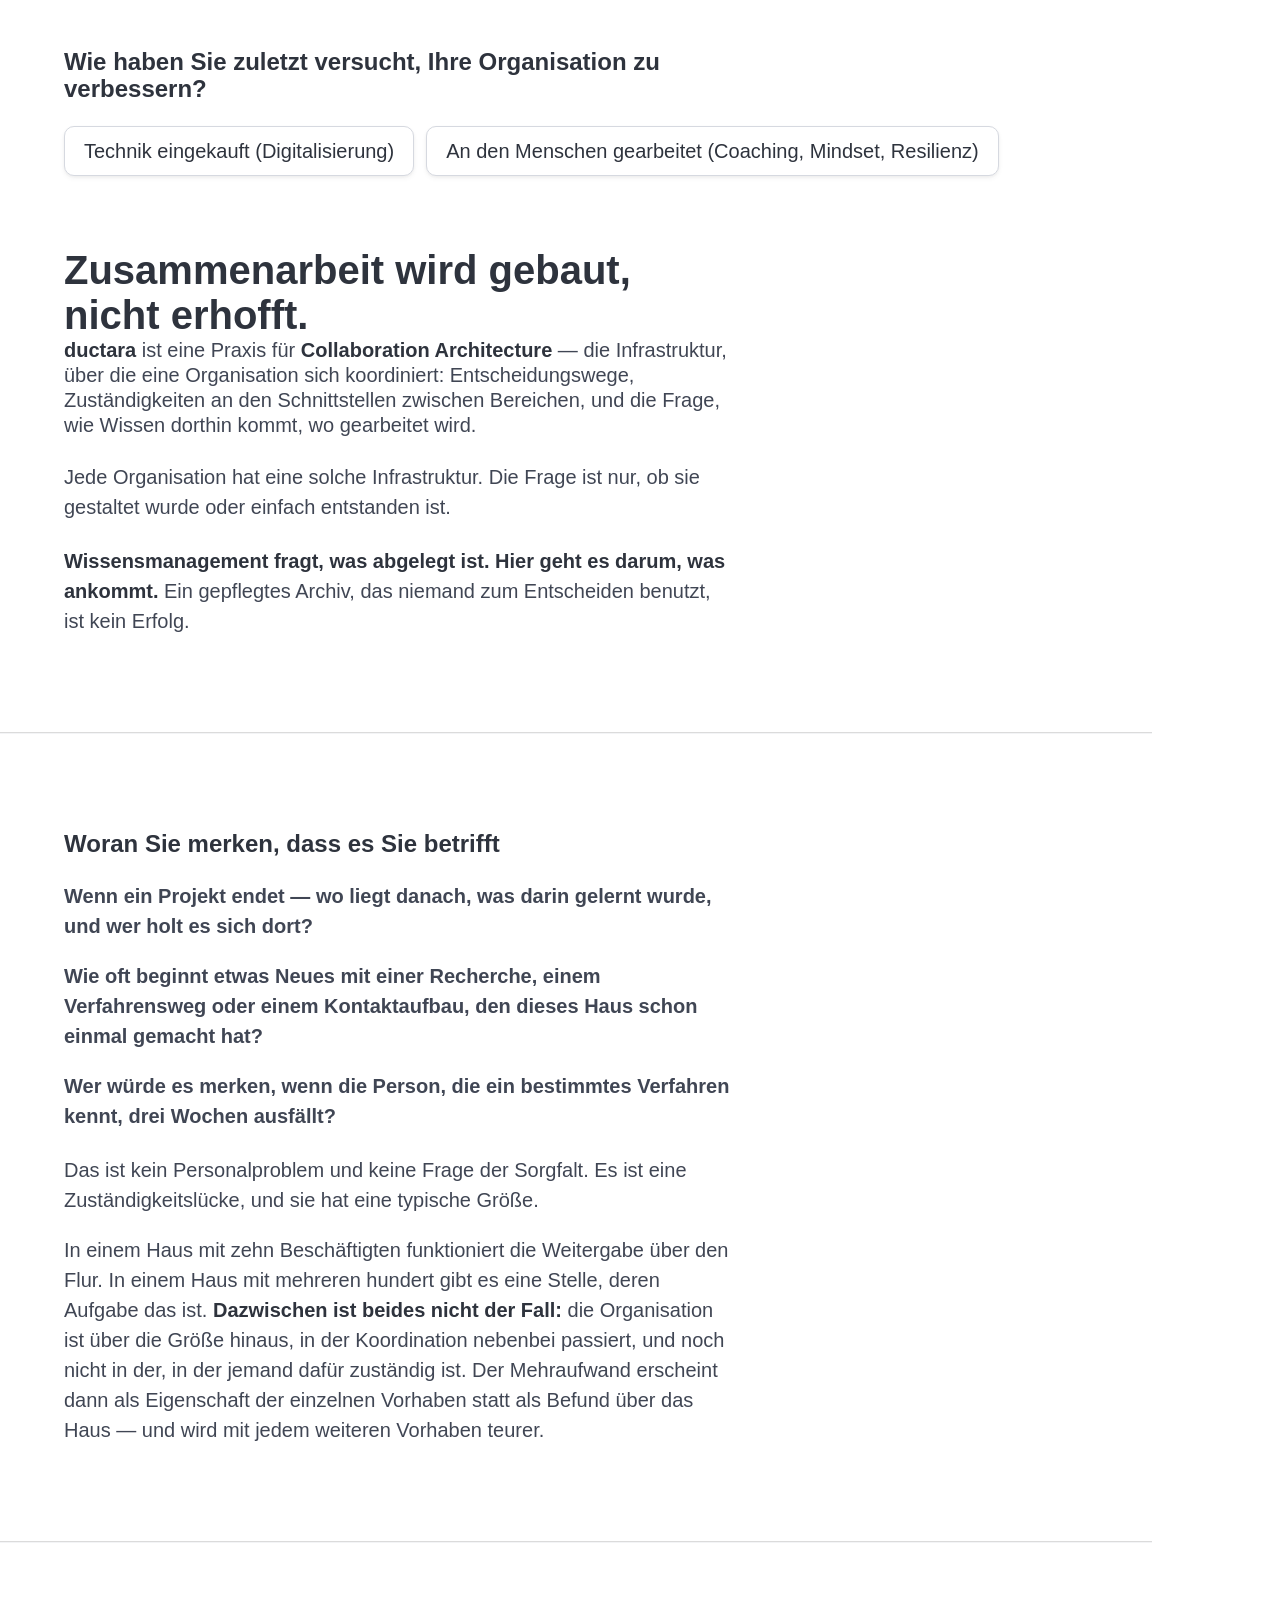
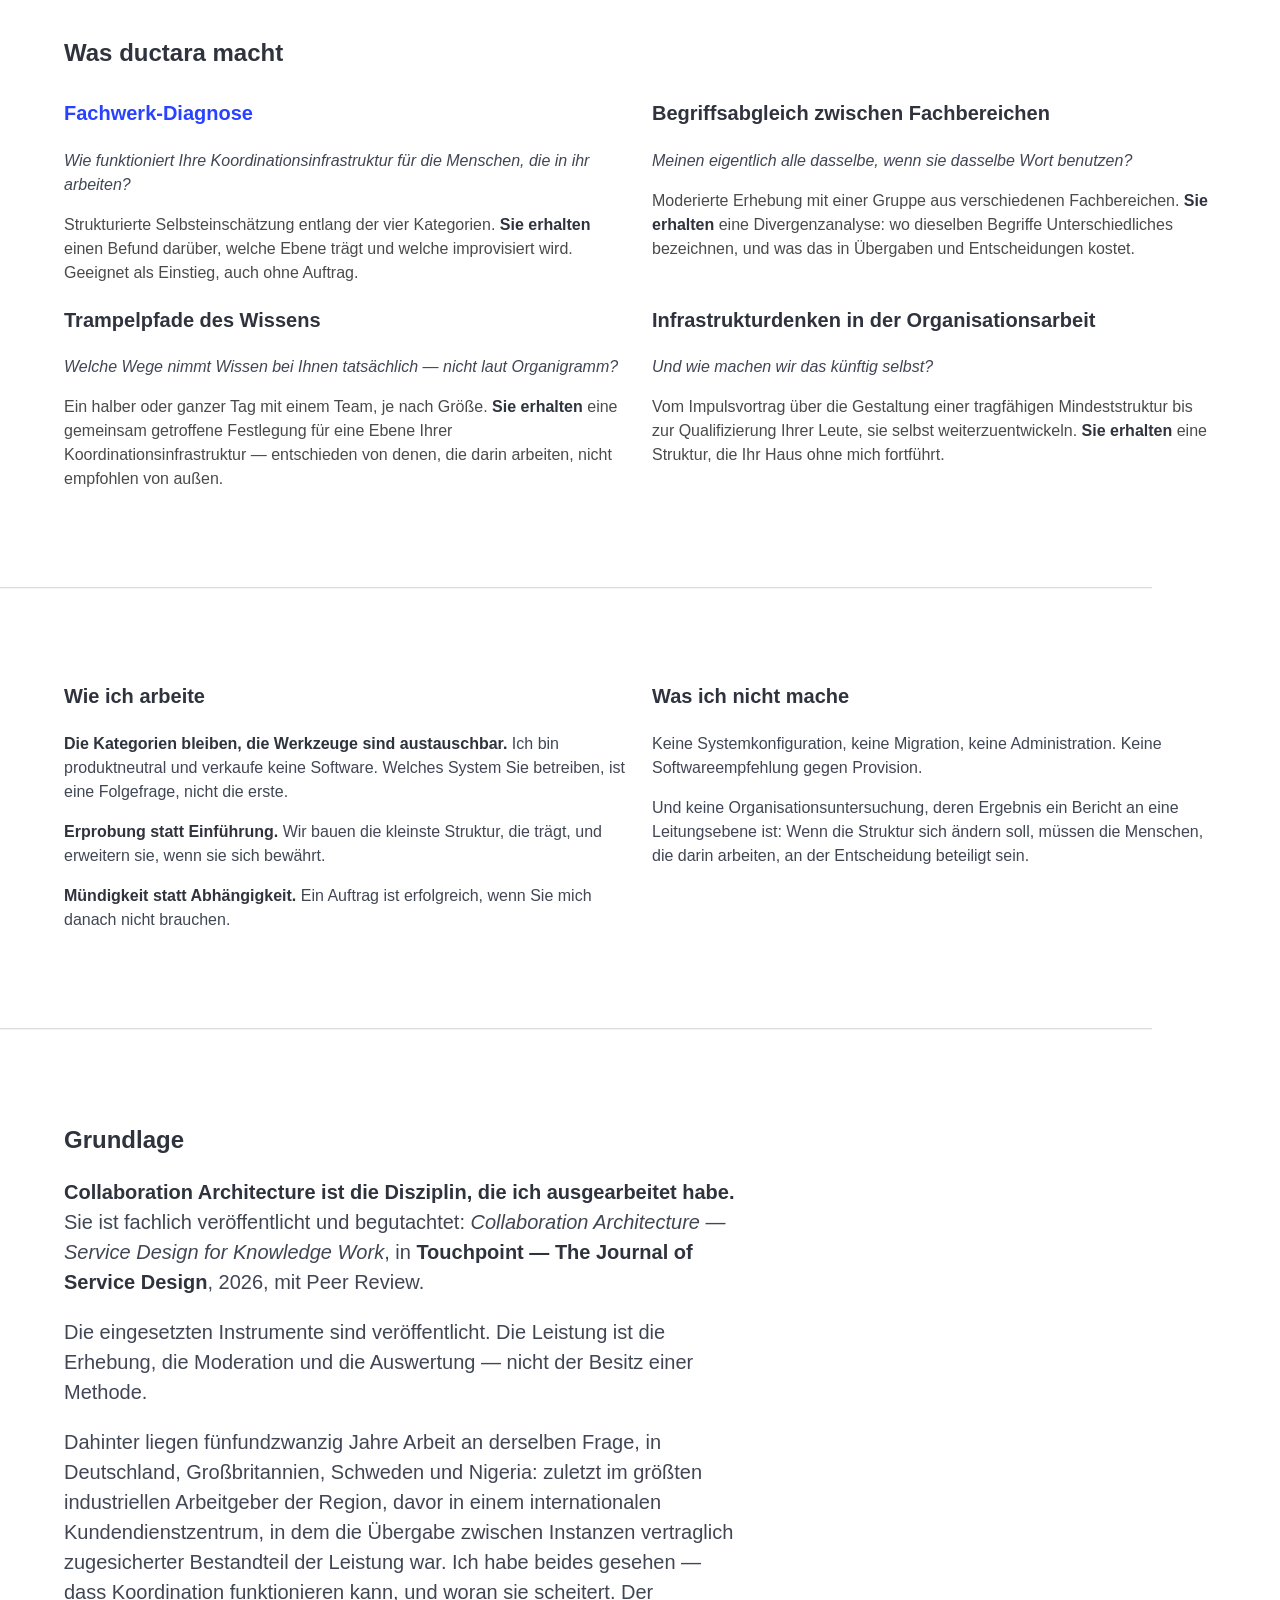
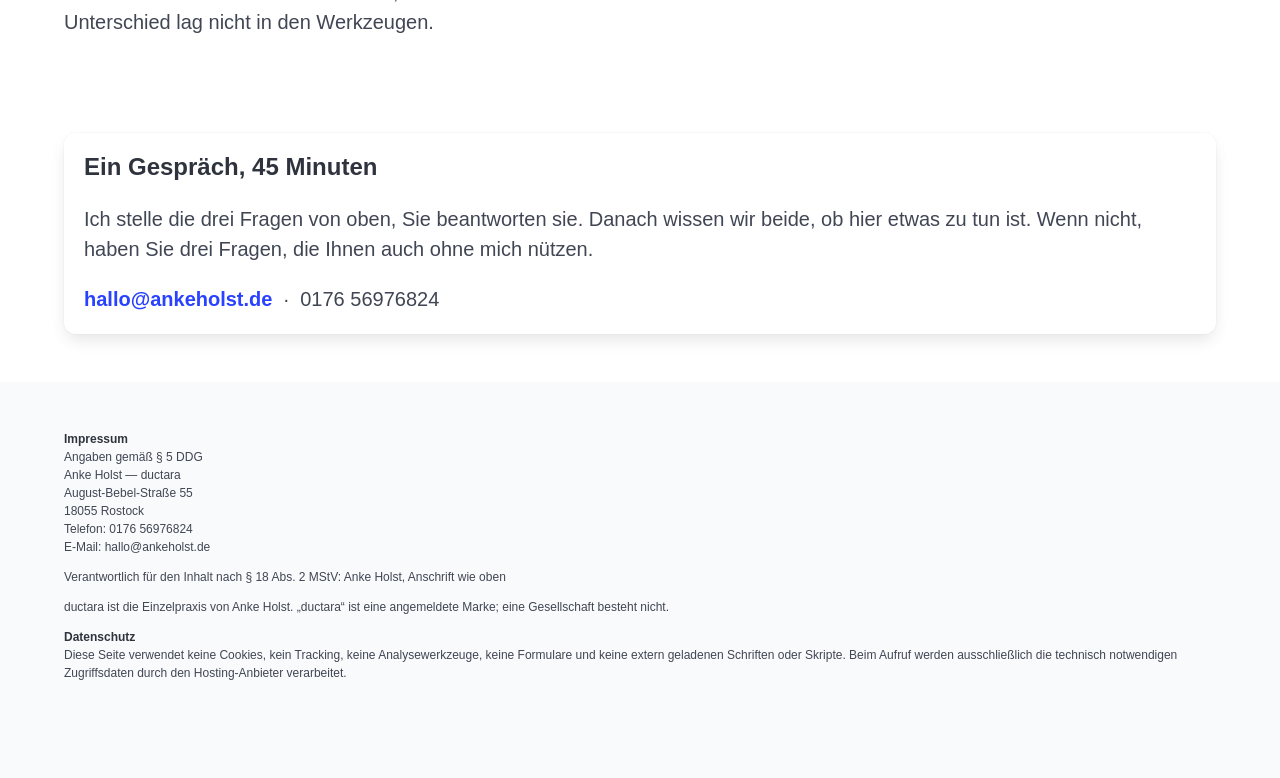
<file: index.html>
<!DOCTYPE html>
<html lang="de">
  <head>
    <meta charset="utf-8">
    <meta name="viewport" content="width=device-width, initial-scale=1">
    <title>ductara — Collaboration Architecture</title>
    <meta name="description" content="ductara, eine Praxis für Koordinationsinfrastruktur: die Schicht, in der Wissen zwischen Bereichen und über Projektgrenzen hinweg fließt.">
    <link rel="stylesheet" href="bulma.min.css">
    <style>
      /* Nur das Nötigste. Keine externen Schriften, keine externen Skripte. */
      .lede { max-width: 42rem; }
      .rule { border: 0; border-top: 1px solid #dbdbdb; margin: 3rem 0; }
      .q { font-weight: 600; }
      .werk { color: #4a4a4a; }
    </style>
  </head>

  <body>

    <!-- ========== 1. EINSTIEG: die Frage an die Lesende ========== -->
    <section class="section">
      <div class="container">

        <h2 class="title is-4 lede">Wie haben Sie zuletzt versucht, Ihre Organisation zu verbessern?</h2>

        <div class="buttons">
          <button class="button is-medium" type="button" data-choice="tech">Technik eingekauft (Digitalisierung)</button>
          <button class="button is-medium" type="button" data-choice="menschen">An den Menschen gearbeitet (Coaching, Mindset, Resilienz)</button>
        </div>

        <div id="reveal" class="content is-medium lede">
          <p id="answer-tech" class="answer"><strong>Die Technik ist jetzt da.</strong> Ob das Wissen dorthin kommt, wo entschieden und gearbeitet wird, hat niemand erhoben — weder vorher noch nachher.</p>
          <p id="answer-menschen" class="answer"><strong>Die Menschen sind jetzt gestärkt.</strong> Die Struktur, in der sie arbeiten, ist dieselbe geblieben — und sie war das Problem.</p>
          <p>Beides ist richtig. Beides lässt aus, wie Wissen tatsächlich fließt.</p>
        </div>

      </div>
    </section>

    <!-- ========== 2. DIE BEHAUPTUNG ========== -->
    <section class="section pt-0">
      <div class="container">
        <h1 class="title is-2 lede">Zusammenarbeit wird gebaut, nicht erhofft.</h1>
        <p class="subtitle is-5 lede">
          <strong>ductara</strong> ist eine Praxis für <strong>Collaboration Architecture</strong> — die Infrastruktur, über die eine Organisation sich koordiniert: Entscheidungswege, Zuständigkeiten an den Schnittstellen zwischen Bereichen, und die Frage, wie Wissen dorthin kommt, wo gearbeitet wird.
        </p>
        <p class="content is-medium lede">
          Jede Organisation hat eine solche Infrastruktur. Die Frage ist nur, ob sie gestaltet wurde oder einfach entstanden ist.
        </p>
        <p class="content is-medium lede">
          <strong>Wissensmanagement fragt, was abgelegt ist. Hier geht es darum, was ankommt.</strong>
          Ein gepflegtes Archiv, das niemand zum Entscheiden benutzt, ist kein Erfolg.
        </p>
      </div>
    </section>

    <hr class="rule container">

    <!-- ========== 3. WORAN SIE MERKEN, DASS ES SIE BETRIFFT ========== -->
    <section class="section">
      <div class="container">
        <h2 class="title is-4 lede">Woran Sie merken, dass es Sie betrifft</h2>

        <div class="content is-medium lede">
          <p class="q">Wenn ein Projekt endet — wo liegt danach, was darin gelernt wurde, und wer holt es sich dort?</p>
          <p class="q">Wie oft beginnt etwas Neues mit einer Recherche, einem Verfahrensweg oder einem Kontaktaufbau, den dieses Haus schon einmal gemacht hat?</p>
          <p class="q">Wer würde es merken, wenn die Person, die ein bestimmtes Verfahren kennt, drei Wochen ausfällt?</p>
        </div>

        <div class="content is-medium lede">
          <p>
            Das ist kein Personalproblem und keine Frage der Sorgfalt. Es ist eine Zuständigkeitslücke, und sie hat eine typische Größe.
          </p>
          <p>
            In einem Haus mit zehn Beschäftigten funktioniert die Weitergabe über den Flur. In einem Haus mit mehreren hundert gibt es eine Stelle, deren Aufgabe das ist. <strong>Dazwischen ist beides nicht der Fall:</strong> die Organisation ist über die Größe hinaus, in der Koordination nebenbei passiert, und noch nicht in der, in der jemand dafür zuständig ist. Der Mehraufwand erscheint dann als Eigenschaft der einzelnen Vorhaben statt als Befund über das Haus — und wird mit jedem weiteren Vorhaben teurer.
          </p>
        </div>
      </div>
    </section>

    <hr class="rule container">

    <!-- ========== 4. WAS DUCTARA MACHT ========== -->
    <section class="section">
      <div class="container">
        <h2 class="title is-4">Was ductara macht</h2>

        <div class="columns is-multiline mt-4">

          <div class="column is-half">
            <div class="content">
              <!-- TODO: Link auf eine ductara-eigene URL umstellen, nicht incolarc.github.io -->
              <h3 class="title is-5"><a href="https://incolarc.github.io/diagnose.html">Fachwerk-Diagnose</a></h3>
              <p><em>Wie funktioniert Ihre Koordinationsinfrastruktur für die Menschen, die in ihr arbeiten?</em></p>
              <p class="werk">Strukturierte Selbsteinschätzung entlang der vier Kategorien. <strong>Sie erhalten</strong> einen Befund darüber, welche Ebene trägt und welche improvisiert wird. Geeignet als Einstieg, auch ohne Auftrag.</p>
            </div>
          </div>

          <div class="column is-half">
            <div class="content">
              <h3 class="title is-5">Begriffsabgleich zwischen Fachbereichen</h3>
              <p><em>Meinen eigentlich alle dasselbe, wenn sie dasselbe Wort benutzen?</em></p>
              <p class="werk">Moderierte Erhebung mit einer Gruppe aus verschiedenen Fachbereichen. <strong>Sie erhalten</strong> eine Divergenzanalyse: wo dieselben Begriffe Unterschiedliches bezeichnen, und was das in Übergaben und Entscheidungen kostet.</p>
            </div>
          </div>

          <div class="column is-half">
            <div class="content">
              <h3 class="title is-5">Trampelpfade des Wissens</h3>
              <p><em>Welche Wege nimmt Wissen bei Ihnen tatsächlich — nicht laut Organigramm?</em></p>
              <p class="werk">Ein halber oder ganzer Tag mit einem Team, je nach Größe. <strong>Sie erhalten</strong> eine gemeinsam getroffene Festlegung für eine Ebene Ihrer Koordinationsinfrastruktur — entschieden von denen, die darin arbeiten, nicht empfohlen von außen.</p>
            </div>
          </div>

          <div class="column is-half">
            <div class="content">
              <h3 class="title is-5">Infrastrukturdenken in der Organisationsarbeit</h3>
              <p><em>Und wie machen wir das künftig selbst?</em></p>
              <p class="werk">Vom Impulsvortrag über die Gestaltung einer tragfähigen Mindeststruktur bis zur Qualifizierung Ihrer Leute, sie selbst weiterzuentwickeln. <strong>Sie erhalten</strong> eine Struktur, die Ihr Haus ohne mich fortführt.</p>
            </div>
          </div>

        </div>
      </div>
    </section>

    <hr class="rule container">

    <!-- ========== 5. WIE ICH ARBEITE / WAS NICHT ========== -->
    <section class="section">
      <div class="container">
        <div class="columns">

          <div class="column is-half">
            <h2 class="title is-5">Wie ich arbeite</h2>
            <div class="content">
              <p><strong>Die Kategorien bleiben, die Werkzeuge sind austauschbar.</strong> Ich bin produktneutral und verkaufe keine Software. Welches System Sie betreiben, ist eine Folgefrage, nicht die erste.</p>
              <p><strong>Erprobung statt Einführung.</strong> Wir bauen die kleinste Struktur, die trägt, und erweitern sie, wenn sie sich bewährt.</p>
              <p><strong>Mündigkeit statt Abhängigkeit.</strong> Ein Auftrag ist erfolgreich, wenn Sie mich danach nicht brauchen.</p>
            </div>
          </div>

          <div class="column is-half">
            <h2 class="title is-5">Was ich nicht mache</h2>
            <div class="content">
              <p>Keine Systemkonfiguration, keine Migration, keine Administration. Keine Softwareempfehlung gegen Provision.</p>
              <p>Und keine Organisationsuntersuchung, deren Ergebnis ein Bericht an eine Leitungsebene ist: Wenn die Struktur sich ändern soll, müssen die Menschen, die darin arbeiten, an der Entscheidung beteiligt sein.</p>
            </div>
          </div>

        </div>
      </div>
    </section>

    <hr class="rule container">

    <!-- ========== 6. GRUNDLAGE ========== -->
    <section class="section">
      <div class="container">
        <h2 class="title is-4 lede">Grundlage</h2>
        <div class="content is-medium lede">
          <p>
            <strong>Collaboration Architecture ist die Disziplin, die ich ausgearbeitet habe.</strong>
            Sie ist fachlich veröffentlicht und begutachtet: <em>Collaboration Architecture — Service Design for Knowledge Work</em>, in <strong>Touchpoint — The Journal of Service Design</strong>, 2026, mit Peer Review.
          </p>
          <p>
            Die eingesetzten Instrumente sind veröffentlicht. Die Leistung ist die Erhebung, die Moderation und die Auswertung — nicht der Besitz einer Methode.
          </p>
          <p>
            Dahinter liegen fünfundzwanzig Jahre Arbeit an derselben Frage, in Deutschland, Großbritannien, Schweden und Nigeria: zuletzt im größten industriellen Arbeitgeber der Region, davor in einem internationalen Kundendienstzentrum, in dem die Übergabe zwischen Instanzen vertraglich zugesicherter Bestandteil der Leistung war. Ich habe beides gesehen — dass Koordination funktionieren kann, und woran sie scheitert. Der Unterschied lag nicht in den Werkzeugen.
          </p>
        </div>
      </div>
    </section>

    <!-- ========== 7. KONTAKT ========== -->
    <section class="section">
      <div class="container">
        <div class="box">
          <h2 class="title is-4">Ein Gespräch, 45 Minuten</h2>
          <div class="content is-medium">
            <p>
              Ich stelle die drei Fragen von oben, Sie beantworten sie. Danach wissen wir beide, ob hier etwas zu tun ist. Wenn nicht, haben Sie drei Fragen, die Ihnen auch ohne mich nützen.
            </p>
            <p>
              <a href="mailto:hallo@ankeholst.de?subject=Gespr%C3%A4ch%20ductara"><strong>hallo@ankeholst.de</strong></a> &nbsp;·&nbsp; 0176 56976824
            </p>
          </div>
        </div>
      </div>
    </section>

    <!-- ========== FOOTER ========== -->
    <footer class="footer">
      <div class="container">
        <div class="content is-size-7">

          <p><strong>Impressum</strong><br>
          Angaben gemäß § 5 DDG<br>
          Anke Holst — ductara<br>
          August-Bebel-Straße 55<br>
          18055 Rostock<br>
          Telefon: 0176 56976824<br>
          E-Mail: hallo@ankeholst.de</p>

          <p>Verantwortlich für den Inhalt nach § 18 Abs. 2 MStV: Anke Holst, Anschrift wie oben</p>

          <p>ductara ist die Einzelpraxis von Anke Holst. „ductara“ ist eine angemeldete Marke; eine Gesellschaft besteht nicht.</p>

          <p><strong>Datenschutz</strong><br>
          Diese Seite verwendet keine Cookies, kein Tracking, keine Analysewerkzeuge, keine Formulare und keine extern geladenen Schriften oder Skripte. Beim Aufruf werden ausschließlich die technisch notwendigen Zugriffsdaten durch den Hosting-Anbieter verarbeitet.</p>

        </div>
      </div>
    </footer>

    <script>
      // Progressive Enhancement: ohne JavaScript ist alles sichtbar.
      // Mit JavaScript wird zunächst ausgeblendet und per Klick die passende Antwort gezeigt.
      (function () {
        var reveal  = document.getElementById('reveal');
        var answers = document.querySelectorAll('#reveal .answer');
        var buttons = document.querySelectorAll('[data-choice]');
        if (!reveal || !buttons.length) return;

        reveal.classList.add('is-hidden');
        Array.prototype.forEach.call(answers, function (a) { a.classList.add('is-hidden'); });

        Array.prototype.forEach.call(buttons, function (btn) {
          btn.addEventListener('click', function () {
            var choice = btn.getAttribute('data-choice');

            Array.prototype.forEach.call(buttons, function (b) {
              b.classList.toggle('is-dark', b === btn);
            });
            Array.prototype.forEach.call(answers, function (a) {
              a.classList.toggle('is-hidden', a.id !== 'answer-' + choice);
            });

            reveal.classList.remove('is-hidden');
          });
        });
      })();
    </script>

  </body>
</html>
</file>
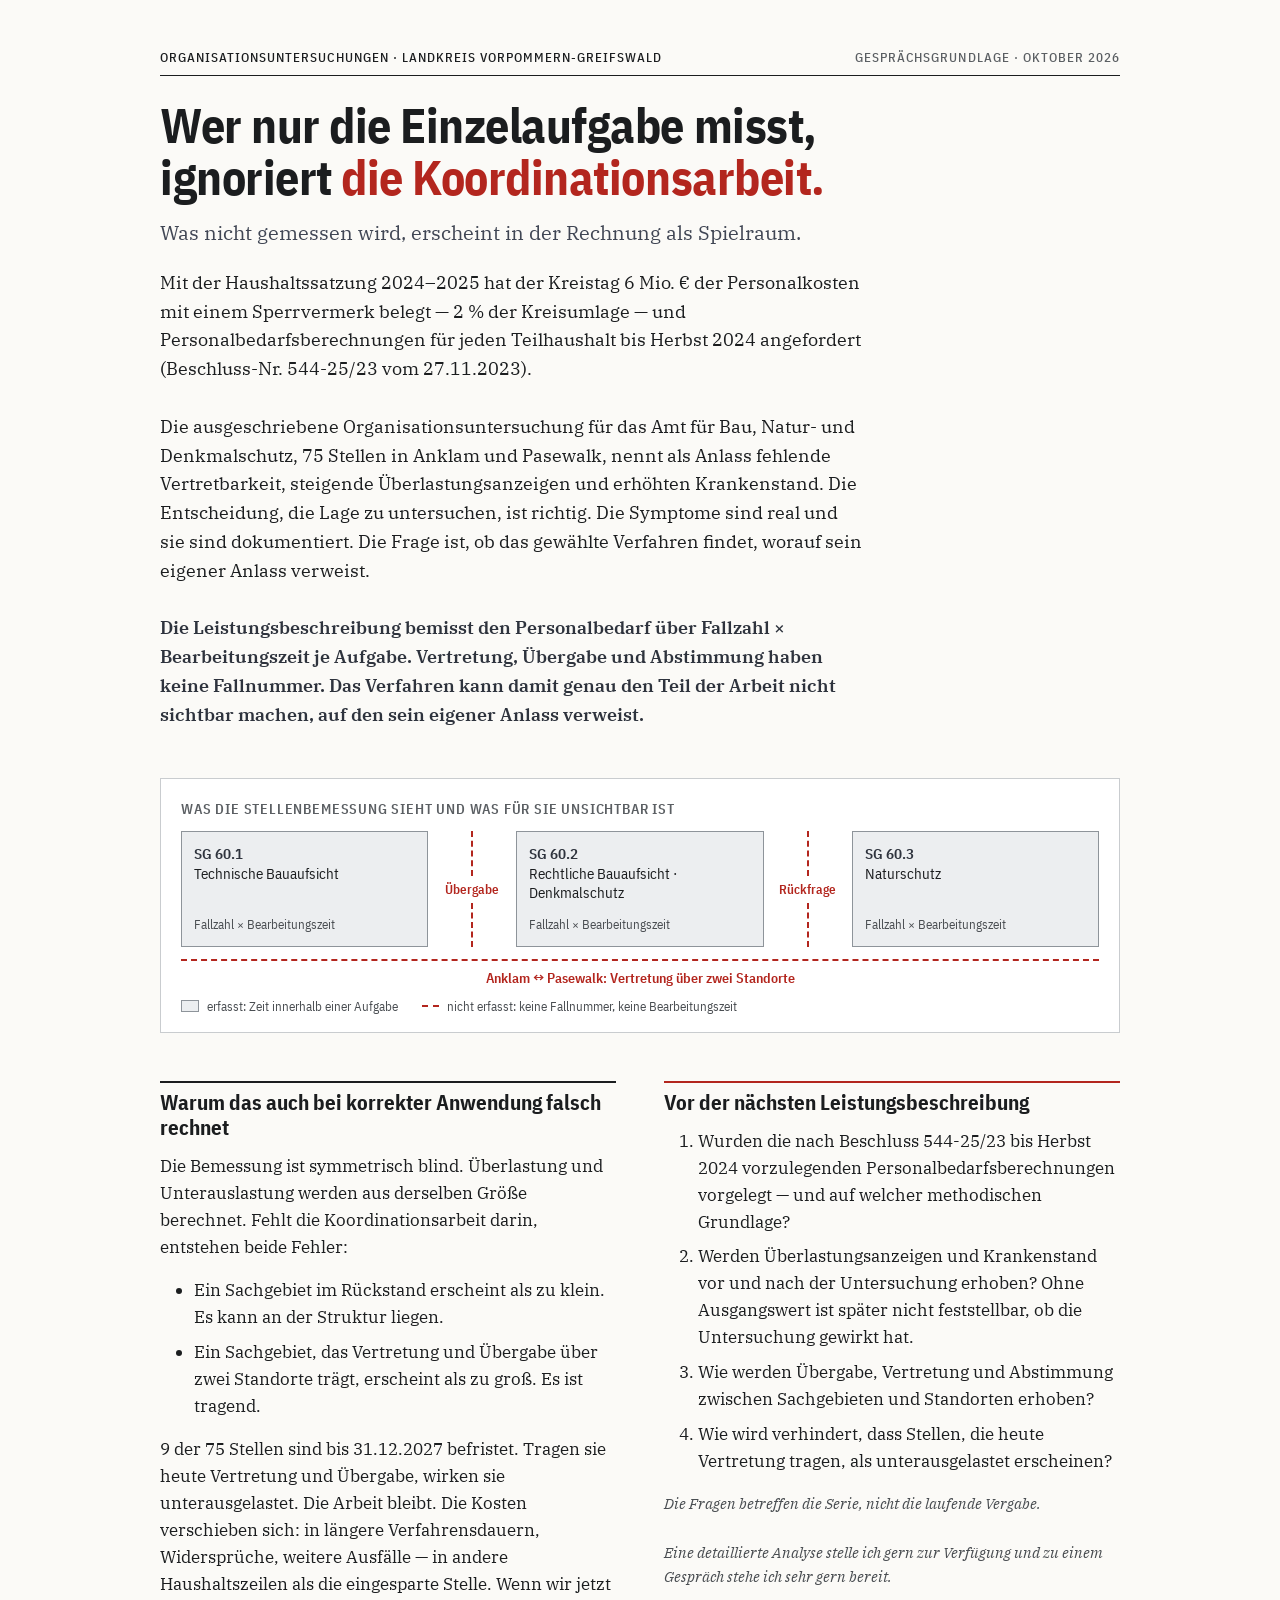
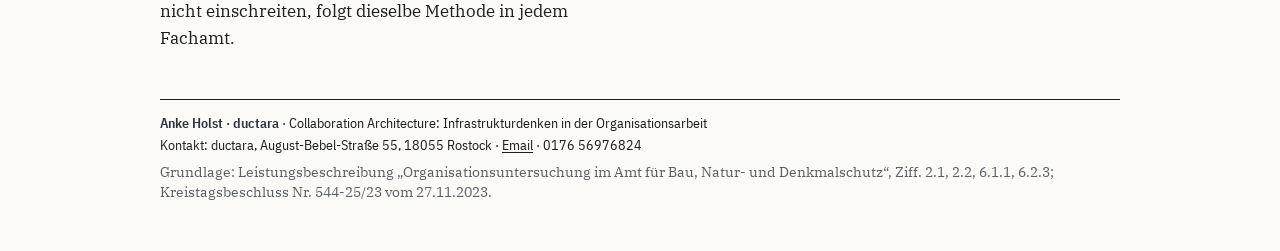
<file: organisationsuntersuchung.html>
<!doctype html>
<html lang="de">
<head>
<meta charset="utf-8">
<meta name="viewport" content="width=device-width, initial-scale=1">
<title>Wer nur die Einzelaufgabe misst, ignoriert die Koordinationsarbeit · ductara</title>
<meta name="description" content="Organisationsuntersuchungen im Landkreis Vorpommern-Greifswald: was die analytische Stellenbemessung erfasst und was nicht. Eine Gesprächsgrundlage von ductara.">
<meta property="og:title" content="Wer nur die Einzelaufgabe misst, ignoriert die Koordinationsarbeit">
<meta property="og:description" content="Was die Stellenbemessung sieht und was nicht: Übergabe, Rückfrage, Wissensflüsse, die eine Vertretung erst ermöglichen.">
<meta property="og:type" content="article">
<meta property="og:locale" content="de_DE">

<link rel="stylesheet" href="bulma.min.css">
<link rel="preconnect" href="https://fonts.googleapis.com">
<link rel="preconnect" href="https://fonts.gstatic.com" crossorigin>
<link href="https://fonts.googleapis.com/css2?family=IBM+Plex+Sans+Condensed:wght@400;500;600;700&family=IBM+Plex+Serif:ital,wght@0,400;0,600;1,400&display=swap" rel="stylesheet">

<style>
  /* Seitenfarben und Schrift. Bulma bleibt die Grundlage; nur das Nötige wird überschrieben. */
  :root {
    --dt-paper: #FBFAF7;
    --dt-ink: #1B1D1F;
    --dt-muted: #4A4E52;
    --dt-rule: #C9CCCF;
    --dt-box: #ECEEF0;
    --dt-box-border: #8E949A;
    --dt-accent: #B3261E;
    --dt-sans: 'IBM Plex Sans Condensed', 'Arial Narrow', sans-serif;
    --dt-serif: 'IBM Plex Serif', Georgia, serif;
  }

  html, body { background: var(--dt-paper); color: var(--dt-ink); }
  body { font-family: var(--dt-serif); }
  /* Diese Seite ist bewusst hell, auch im Dunkelmodus des Browsers: sie ist ein Dokument. */
  html { color-scheme: light; }

  .dt-sans { font-family: var(--dt-sans); }
  .dt-accent { color: var(--dt-accent); }

  .dt-kicker {
    font-family: var(--dt-sans);
    font-size: 0.8rem;
    font-weight: 500;
    letter-spacing: 0.08em;
    text-transform: uppercase;
    border-bottom: 1px solid var(--dt-ink);
    padding-bottom: 0.5rem;
    display: flex;
    flex-wrap: wrap;
    justify-content: space-between;
    gap: 0.25rem 1.5rem;
  }
  .dt-kicker .dt-date { color: #5B5F63; }

  .prognose {
  --prognose-rot: #B3261E;
  --prognose-grau: #C9CCCF;

  margin: 1.8rem 0;
  padding: 1rem 1.1rem 0.9rem;
  border: 1px solid var(--prognose-grau);
  border-left: 3px solid var(--prognose-rot);
  background: #fff;
  break-inside: avoid;
  page-break-inside: avoid;
}

.prognose-label {
  margin: 0 0 0.7rem;
  font-family: inherit;
  font-size: 0.72rem;
  font-weight: 700;
  letter-spacing: 0.09em;
  text-transform: uppercase;
  color: var(--prognose-rot);
}

.prognose-intro {
  margin: 0 0 0.6rem;
  font-size: 0.94rem;
  line-height: 1.45;
}

.prognose-liste {
  margin: 0 0 0.7rem;
  padding-left: 1.2rem;
  font-size: 0.94rem;
  line-height: 1.45;
}

.prognose-liste li { margin-bottom: 0.45rem; }
.prognose-liste li:last-child { margin-bottom: 0; }

.prognose-pruef {
  margin: 0;
  padding-top: 0.6rem;
  border-top: 1px solid var(--prognose-grau);
  font-size: 0.86rem;
  font-style: italic;
  color: #555;
}

  .title.dt-headline {
    font-family: var(--dt-sans);
    font-weight: 700;
    font-size: clamp(2rem, 5vw, 3rem);
    line-height: 1.08;
    letter-spacing: -0.01em;
    color: var(--dt-ink);
    text-wrap: balance;
  }

  .dt-lead {
    font-size: 1.125rem;
    line-height: 1.6;
    max-width: 44rem;
    text-wrap: pretty;
  }

  /* Abbildung: Sachgebiete und Übergänge */
  .dt-figure {
    background: #FFFFFF;
    border: 1px solid var(--dt-rule);
    padding: 1.25rem 1.25rem 1rem;
  }
  .dt-figure-label {
    font-family: var(--dt-sans);
    font-size: 0.85rem;
    font-weight: 600;
    letter-spacing: 0.06em;
    text-transform: uppercase;
    color: #5B5F63;
    margin-bottom: 0.75rem;
  }
  .dt-units {
    display: flex;
    align-items: stretch;
  }
  .dt-unit {
    flex: 1 1 0;
    min-width: 0;
    display: flex;
    flex-direction: column;
    justify-content: space-between;
    gap: 0.75rem;
    padding: 0.75rem;
    background: var(--dt-box);
    border: 1px solid var(--dt-box-border);
    font-family: var(--dt-sans);
    min-height: 6.5rem;
  }
  .dt-unit-name { font-size: 0.95rem; line-height: 1.3; }
  .dt-unit-measure { font-size: 0.8rem; color: var(--dt-muted); }

  .dt-seam {
    flex: 0 0 5.5rem;
    display: flex;
    flex-direction: column;
    align-items: center;
    font-family: var(--dt-sans);
    font-size: 0.8rem;
    font-weight: 600;
    color: var(--dt-accent);
  }
  .dt-seam::before, .dt-seam::after {
    content: "";
    flex: 1;
    width: 0;
    border-left: 2px dashed var(--dt-accent);
  }
  .dt-seam span { padding: 0.25rem 0; }

  .dt-sites {
    margin-top: 0.75rem;
    border-top: 2px dashed var(--dt-accent);
    padding-top: 0.4rem;
    text-align: center;
    font-family: var(--dt-sans);
    font-size: 0.875rem;
    font-weight: 600;
    color: var(--dt-accent);
  }

  .dt-legend {
    display: flex;
    flex-wrap: wrap;
    gap: 0.5rem 1.5rem;
    margin-top: 0.5rem;
    font-family: var(--dt-sans);
    font-size: 0.8rem;
    color: var(--dt-muted);
  }
  .dt-legend span { display: inline-flex; align-items: center; gap: 0.5rem; }
  .dt-swatch-box {
    display: inline-block; width: 1.1rem; height: 0.75rem;
    background: var(--dt-box); border: 1px solid var(--dt-box-border);
  }
  .dt-swatch-seam {
    display: inline-block; width: 1.1rem; height: 0;
    border-top: 2px dashed var(--dt-accent);
  }

  /* Auf dem Telefon stehen die Sachgebiete untereinander, die Übergänge werden waagerecht. */
  @media screen and (max-width: 768px) {
    .dt-units { flex-direction: column; }
    .dt-unit { min-height: 0; }
    .dt-seam {
      flex: 0 0 auto;
      flex-direction: row;
      padding: 0.25rem 0;
    }
    .dt-seam::before, .dt-seam::after {
      width: auto; height: 0;
      border-left: 0;
      border-top: 2px dashed var(--dt-accent);
    }
    .dt-seam span { padding: 0 0.75rem; }
  }

  /* Textspalten */
  .dt-col-head {
    font-family: var(--dt-sans);
    font-size: 1.3rem;
    font-weight: 700;
    line-height: 1.2;
    border-top: 2px solid var(--dt-ink);
    padding-top: 0.5rem;
    margin-bottom: 0.75rem;
  }
  .dt-col-head.is-accent { border-top-color: var(--dt-accent); }
  .content.dt-body { font-size: 1.05rem; line-height: 1.6; color: var(--dt-ink); }
  .content.dt-body li + li { margin-top: 0.5rem; }
  .dt-note { font-size: 0.95rem; font-style: italic; color: var(--dt-muted); }

  .dt-footer {
    border-top: 1px solid var(--dt-ink);
    padding-top: 0.75rem;
    font-family: var(--dt-sans);
    font-size: 0.9rem;
  }
  .dt-source { font-family: var(--dt-serif); font-size: 0.85rem; color: #5B5F63; margin-top: 0.4rem; }
  .dt-footer a { color: var(--dt-ink); text-decoration: underline; text-underline-offset: 2px; }
  .dt-footer a:hover { color: var(--dt-accent); }

  @media print {
    .section { padding: 1rem 0; }
  }
</style>
</head>
<body>

<main>
<section class="section">
  <div class="container is-max-desktop">

    <header class="dt-kicker mb-5">
      <span>Organisationsuntersuchungen · Landkreis Vorpommern-Greifswald</span>
      <span class="dt-date">Gesprächsgrundlage · Oktober 2026</span>
    </header>

    <h1 class="title dt-headline mb-4">Wer nur die Einzelaufgabe misst, ignoriert <span class="dt-accent">die Koordinationsarbeit.</span></h1>
    <h3 class="subtitle">Was nicht gemessen wird, erscheint in der Rechnung als Spielraum.</h3>

    <p class="dt-lead mb-6">Mit der Haushaltssatzung 2024–2025 hat der Kreistag 6 Mio. € der Personalkosten mit einem Sperrvermerk belegt — 2 % der Kreisumlage — und Personalbedarfsberechnungen für jeden Teilhaushalt bis Herbst 2024 angefordert (Beschluss-Nr. 544-25/23 vom 27.11.2023).<br><br>

Die ausgeschriebene Organisationsuntersuchung für das Amt für Bau, Natur- und Denkmalschutz, 75 Stellen in Anklam und Pasewalk, nennt als Anlass fehlende Vertretbarkeit, steigende Überlastungsanzeigen und erhöhten Krankenstand. Die Entscheidung, die Lage zu untersuchen, ist richtig. Die Symptome sind real und sie sind dokumentiert. Die Frage ist, ob das gewählte Verfahren findet, worauf sein eigener Anlass verweist.<br><br><strong>Die Leistungsbeschreibung bemisst den Personalbedarf über Fallzahl × Bearbeitungszeit je Aufgabe. Vertretung, Übergabe und Abstimmung haben keine Fallnummer. Das Verfahren kann damit genau den Teil der Arbeit nicht sichtbar machen, auf den sein eigener Anlass verweist.</strong></p>

    <figure class="dt-figure mb-6" aria-labelledby="dt-figure-label">
      <div class="dt-figure-label" id="dt-figure-label">Was die Stellenbemessung sieht und was für sie unsichtbar ist</div>

      <div class="dt-units">
        <div class="dt-unit">
          <div class="dt-unit-name"><strong>SG 60.1</strong><br>Technische Bauaufsicht</div>
          <div class="dt-unit-measure">Fallzahl × Bearbeitungszeit</div>
        </div>
        <div class="dt-seam"><span>Übergabe</span></div>
        <div class="dt-unit">
          <div class="dt-unit-name"><strong>SG 60.2</strong><br>Rechtliche Bauaufsicht · Denkmalschutz</div>
          <div class="dt-unit-measure">Fallzahl × Bearbeitungszeit</div>
        </div>
        <div class="dt-seam"><span>Rückfrage</span></div>
        <div class="dt-unit">
          <div class="dt-unit-name"><strong>SG 60.3</strong><br>Naturschutz</div>
          <div class="dt-unit-measure">Fallzahl × Bearbeitungszeit</div>
        </div>
      </div>

      <div class="dt-sites">Anklam ↔ Pasewalk: Vertretung über zwei Standorte</div>

      <figcaption class="dt-legend">
        <span><span class="dt-swatch-box" aria-hidden="true"></span>erfasst: Zeit innerhalb einer Aufgabe</span>
        <span><span class="dt-swatch-seam" aria-hidden="true"></span>nicht erfasst: keine Fallnummer, keine Bearbeitungszeit</span>
      </figcaption>
    </figure>

    <div class="columns is-variable is-6 mb-5">
      <div class="column">
        <h2 class="dt-col-head">Warum das auch bei korrekter Anwendung falsch rechnet</h2>
        <div class="content dt-body">
          <p>Die Bemessung ist symmetrisch blind. Überlastung und Unterauslastung werden aus derselben Größe berechnet. Fehlt die Koordinationsarbeit darin, entstehen beide Fehler:</p>
          <ul>
            <li>Ein Sachgebiet im Rückstand erscheint als zu klein. Es kann an der Struktur liegen.</li>
            <li>Ein Sachgebiet, das Vertretung und Übergabe über zwei Standorte trägt, erscheint als zu groß. Es ist tragend.</li>
          </ul>
          <p>9 der 75 Stellen sind bis 31.12.2027 befristet. Tragen sie heute Vertretung und Übergabe, wirken sie unterausgelastet. Die Arbeit bleibt.

Die Kosten verschieben sich: in längere Verfahrensdauern, Widersprüche, weitere Ausfälle — in andere Haushaltszeilen als die eingesparte Stelle.

Wenn wir jetzt nicht einschreiten, folgt dieselbe Methode in jedem Fachamt.</p>
        </div>
      </div>
      <div class="column">
        <h2 class="dt-col-head is-accent">Vor der nächsten Leistungsbeschreibung</h2>
        <div class="content dt-body">
          <ol>
            <li>Wurden die nach Beschluss 544-25/23 bis Herbst 2024 vorzulegenden Personalbedarfsberechnungen vorgelegt — und auf welcher methodischen Grundlage?</li>
            <li>Werden Überlastungsanzeigen und Krankenstand vor und nach der Untersuchung erhoben? Ohne Ausgangswert ist später nicht feststellbar, ob die Untersuchung gewirkt hat.</li>
            <li>Wie werden Übergabe, Vertretung und Abstimmung zwischen Sachgebieten und Standorten erhoben?</li>
            <li>Wie wird verhindert, dass Stellen, die heute Vertretung tragen, als unterausgelastet erscheinen?</li>
          </ol>
          <p class="dt-note">Die Fragen betreffen die Serie, nicht die laufende Vergabe. <br>
   <br>Eine detaillierte Analyse stelle ich gern zur Verfügung und zu einem Gespräch stehe ich sehr gern bereit.</p>
        </div>      
      </div>
    </div>

    <footer class="dt-footer">
      <p><strong>Anke Holst · ductara</strong> · Collaboration Architecture: Infrastrukturdenken in der Organisationsarbeit</p>
      <p>Kontakt: ductara, August-Bebel-Straße 55, 18055 Rostock · <a href="mailto:"hallo@ankeholst.de">Email</a> · 0176 56976824<br>
      <p class="dt-source">Grundlage: Leistungsbeschreibung „Organisationsuntersuchung im Amt für Bau, Natur- und Denkmalschutz“, Ziff. 2.1, 2.2, 6.1.1, 6.2.3; Kreistagsbeschluss Nr. 544-25/23 vom 27.11.2023.</p>
    </footer>

  </div>
</section>
</main>

</body>
</html>
</file>
